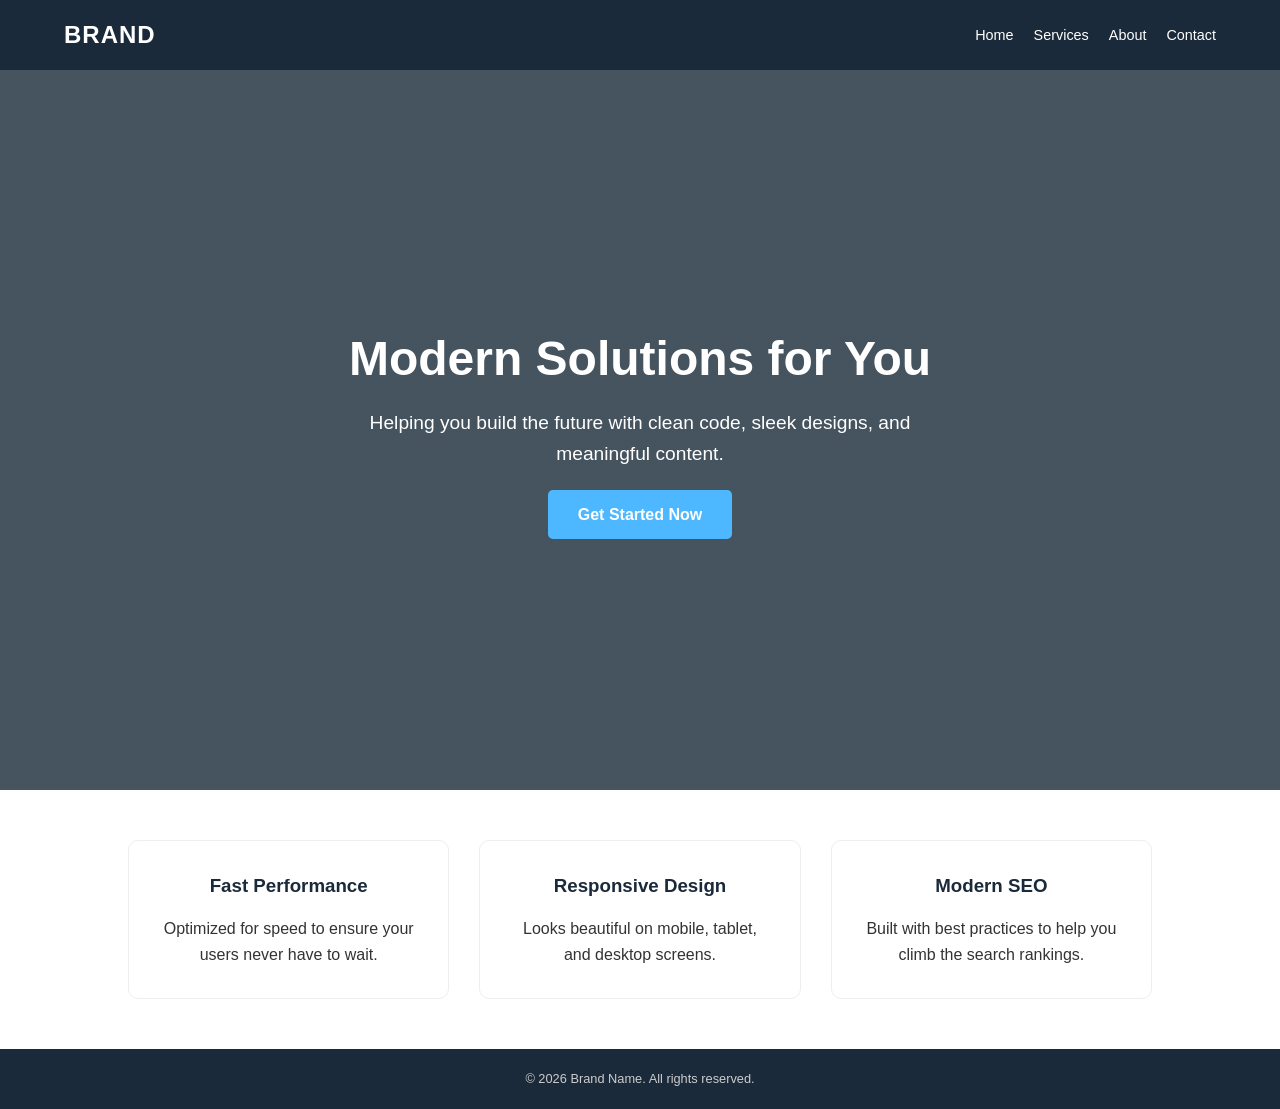
<file: input.html>
<!DOCTYPE html>
<html lang="en">
<head>
    <meta charset="UTF-8">
    <meta name="viewport" content="width=device-width, initial-scale=1.0">
    <title>My Professional Site</title>
    <style>
        /* Basic Reset */
        * { margin: 0; padding: 0; box-sizing: border-box; font-family: 'Segoe UI', Tahoma, Geneva, Verdana, sans-serif; }
        body { line-height: 1.6; color: #333; background-color: #f4f7f6; }

        /* Navigation */
        nav { background: #1a2a3a; color: #fff; padding: 1rem 5%; display: flex; justify-content: space-between; align-items: center; position: sticky; top: 0; z-index: 1000; }
        .logo { font-size: 1.5rem; font-weight: bold; letter-spacing: 1px; }
        .nav-links { list-style: none; display: flex; }
        .nav-links li { margin-left: 20px; }
        .nav-links a { color: #fff; text-decoration: none; font-size: 0.9rem; transition: 0.3s; }
        .nav-links a:hover { color: #4db8ff; }

        /* Hero Section */
        header { background: linear-gradient(rgba(26, 42, 58, 0.8), rgba(26, 42, 58, 0.8)), url('https://images.unsplash.com/photo-1497215728101-856f4ea42174?auto=format&fit=crop&w=1350&q=80'); background-size: cover; background-position: center; height: 80vh; color: #fff; display: flex; flex-direction: column; justify-content: center; align-items: center; text-align: center; padding: 0 20px; }
        header h1 { font-size: 3rem; margin-bottom: 10px; }
        header p { font-size: 1.2rem; margin-bottom: 20px; max-width: 600px; }
        .btn { background: #4db8ff; color: #fff; padding: 12px 30px; text-decoration: none; border-radius: 5px; font-weight: bold; transition: 0.3s; }
        .btn:hover { background: #35a2eb; transform: translateY(-2px); }

        /* Features Section */
        .features { padding: 50px 10%; display: grid; grid-template-columns: repeat(auto-fit, minmax(250px, 1fr)); gap: 30px; background: #fff; }
        .feature-card { text-align: center; padding: 30px; border: 1px solid #eee; border-radius: 10px; transition: 0.3s; }
        .feature-card:hover { box-shadow: 0 10px 20px rgba(0,0,0,0.05); }
        .feature-card h3 { margin-bottom: 15px; color: #1a2a3a; }

        /* Footer */
        footer { background: #1a2a3a; color: #ccc; text-align: center; padding: 20px; font-size: 0.8rem; }
    </style>
</head>
<body>

    <nav>
        <div class="logo">BRAND</div>
        <ul class="nav-links">
            <li><a href="#">Home</a></li>
            <li><a href="#">Services</a></li>
            <li><a href="#">About</a></li>
            <li><a href="#">Contact</a></li>
        </ul>
    </nav>

    <header>
        <h1>Modern Solutions for You</h1>
        <p>Helping you build the future with clean code, sleek designs, and meaningful content.</p>
        <a href="#" class="btn">Get Started Now</a>
    </header>

    <section class="features">
        <div class="feature-card">
            <h3>Fast Performance</h3>
            <p>Optimized for speed to ensure your users never have to wait.</p>
        </div>
        <div class="feature-card">
            <h3>Responsive Design</h3>
            <p>Looks beautiful on mobile, tablet, and desktop screens.</p>
        </div>
        <div class="feature-card">
            <h3>Modern SEO</h3>
            <p>Built with best practices to help you climb the search rankings.</p>
        </div>
    </section>

    <footer>
        &copy; 2026 Brand Name. All rights reserved.
    </footer>

</body>
</html>
</file>
